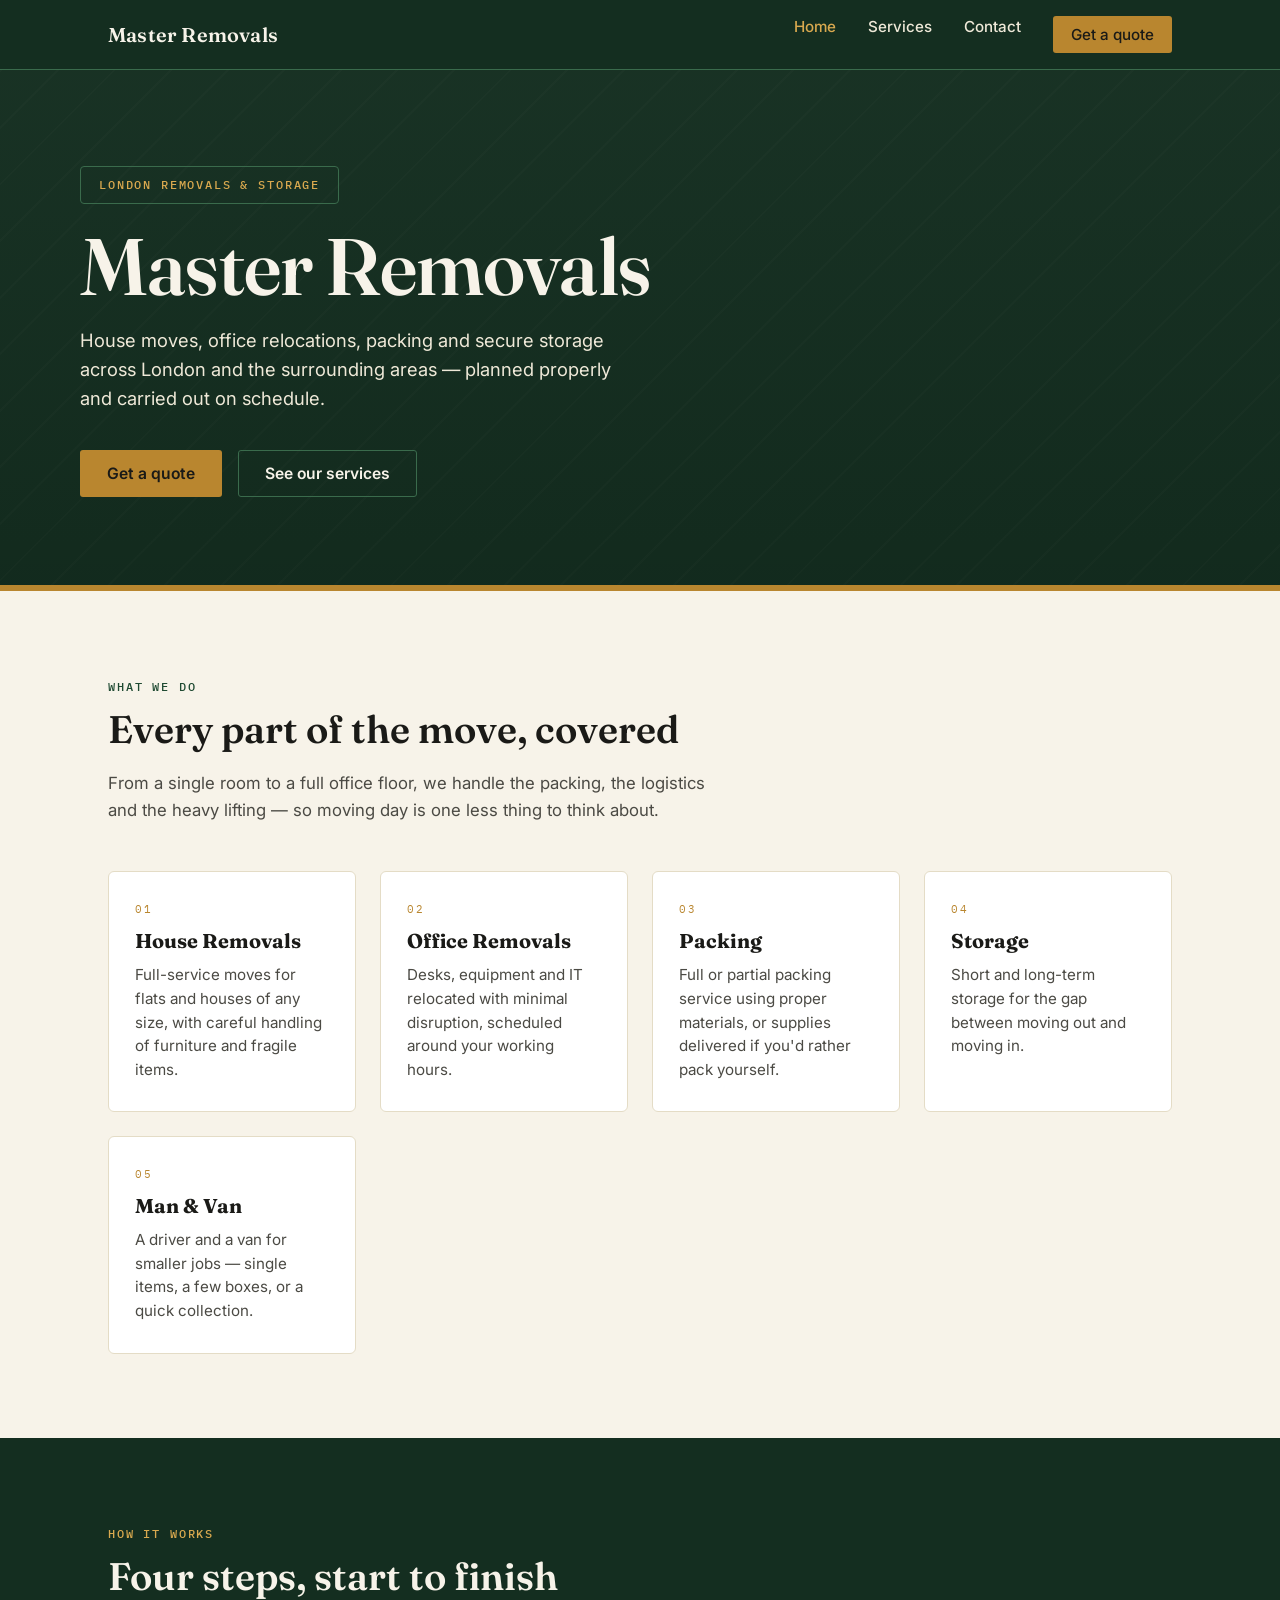
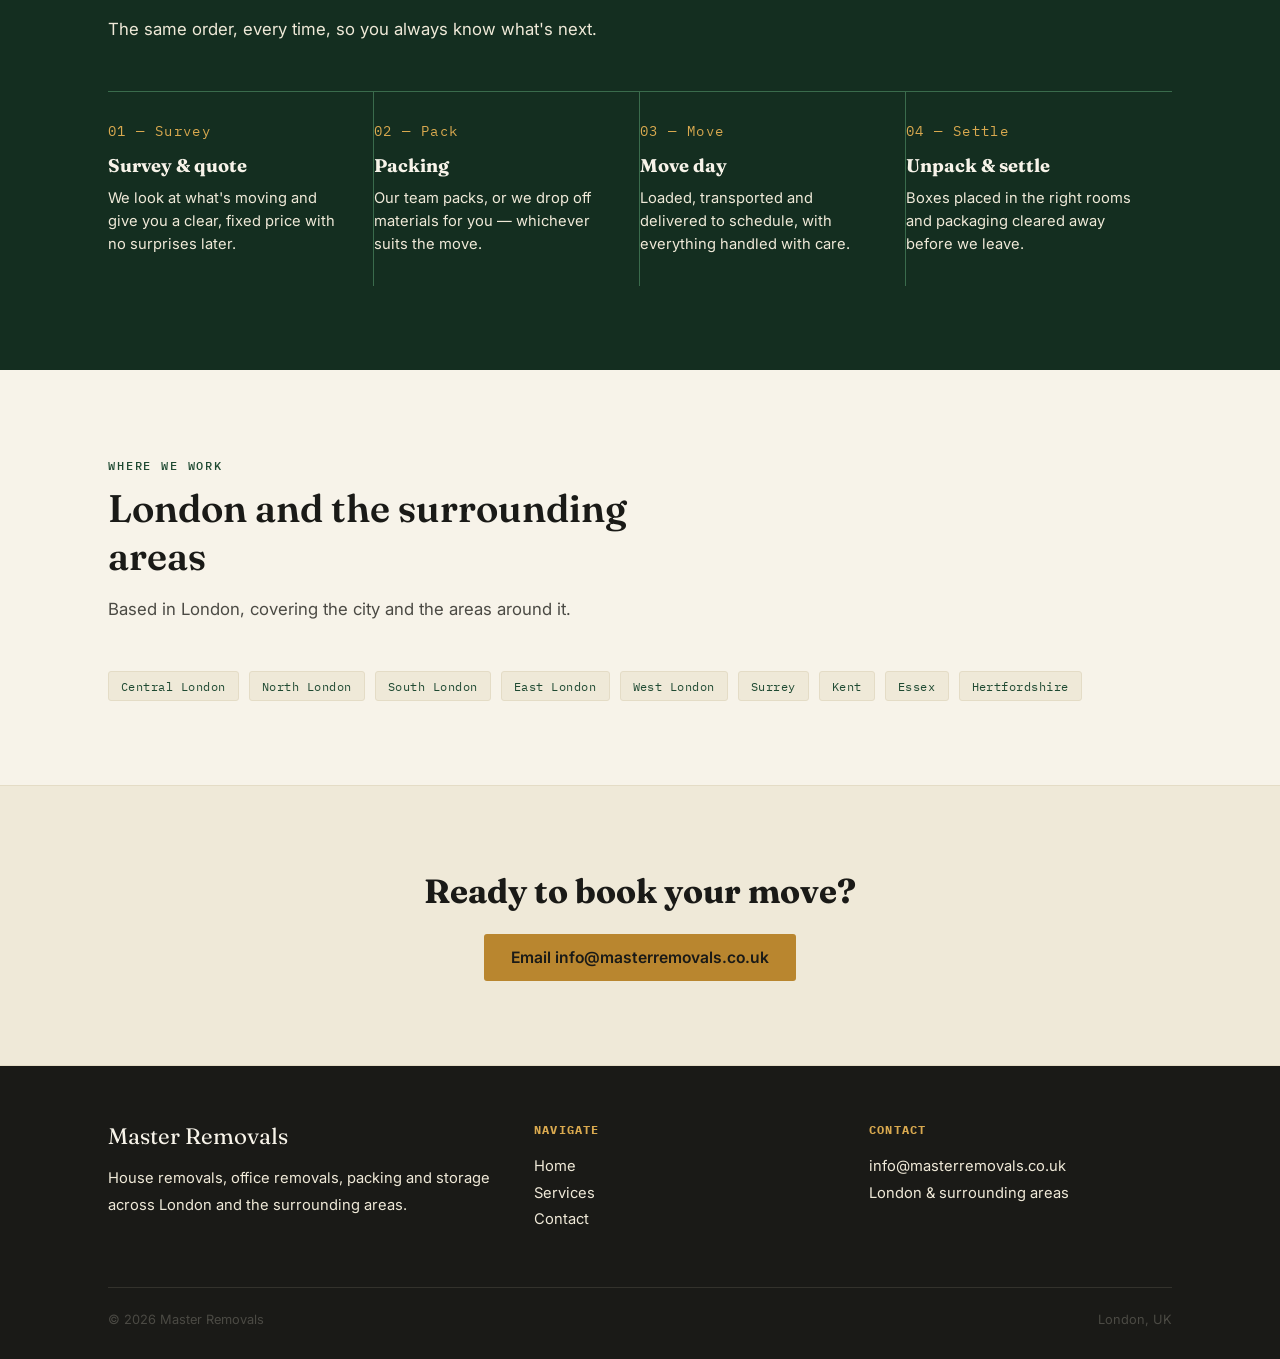
<file: index.html>
<!DOCTYPE html>
<html lang="en">
<head>
<meta charset="UTF-8">
<meta name="viewport" content="width=device-width, initial-scale=1.0">
<title>Master Removals — London Removals &amp; Storage</title>
<meta name="description" content="Master Removals: house removals, office removals, packing, storage and man-and-van across London and the surrounding areas.">
<link rel="preconnect" href="https://fonts.googleapis.com">
<link rel="preconnect" href="https://fonts.gstatic.com" crossorigin>
<link href="https://fonts.googleapis.com/css2?family=Fraunces:wght@500;600;700&family=Inter:wght@400;500;600&family=IBM+Plex+Mono:wght@500&display=swap" rel="stylesheet">
<link rel="stylesheet" href="styles.css">
</head>
<body>

<header class="site-header">
  <nav class="nav">
    <a href="index.html" class="nav-mark">Master Removals</a>
    <ul class="nav-links">
      <li><a href="index.html" class="active">Home</a></li>
      <li><a href="services.html">Services</a></li>
      <li><a href="contact.html">Contact</a></li>
      <li><a href="mailto:info@masterremovals.co.uk" class="nav-cta">Get a quote</a></li>
    </ul>
    <button class="nav-toggle" aria-label="Toggle menu">☰</button>
  </nav>
</header>

<section class="hero-plane">
  <div class="hero-inner">
    <div class="wordmark-panel">
      <span class="eyebrow eyebrow--on-green">London Removals &amp; Storage</span>
    </div>
    <h1 class="hero-title">Master Removals</h1>
    <p class="hero-sub">House moves, office relocations, packing and secure storage across London and the surrounding areas — planned properly and carried out on schedule.</p>
    <div class="hero-ctas">
      <a href="mailto:info@masterremovals.co.uk" class="btn btn--gold">Get a quote</a>
      <a href="services.html" class="btn btn--outline">See our services</a>
    </div>
  </div>
</section>

<section>
  <div class="wrap">
    <div class="section-head">
      <span class="eyebrow eyebrow--on-cream">What we do</span>
      <h2>Every part of the move, covered</h2>
      <p>From a single room to a full office floor, we handle the packing, the logistics and the heavy lifting — so moving day is one less thing to think about.</p>
    </div>
    <div class="card-grid">
      <div class="card">
        <span class="tag">01</span>
        <h3>House Removals</h3>
        <p>Full-service moves for flats and houses of any size, with careful handling of furniture and fragile items.</p>
      </div>
      <div class="card">
        <span class="tag">02</span>
        <h3>Office Removals</h3>
        <p>Desks, equipment and IT relocated with minimal disruption, scheduled around your working hours.</p>
      </div>
      <div class="card">
        <span class="tag">03</span>
        <h3>Packing</h3>
        <p>Full or partial packing service using proper materials, or supplies delivered if you'd rather pack yourself.</p>
      </div>
      <div class="card">
        <span class="tag">04</span>
        <h3>Storage</h3>
        <p>Short and long-term storage for the gap between moving out and moving in.</p>
      </div>
      <div class="card">
        <span class="tag">05</span>
        <h3>Man &amp; Van</h3>
        <p>A driver and a van for smaller jobs — single items, a few boxes, or a quick collection.</p>
      </div>
    </div>
  </div>
</section>

<section class="process">
  <div class="wrap">
    <div class="section-head">
      <span class="eyebrow eyebrow--on-green">How it works</span>
      <h2>Four steps, start to finish</h2>
      <p>The same order, every time, so you always know what's next.</p>
    </div>
    <div class="timeline">
      <div class="step">
        <span class="num">01 — Survey</span>
        <h3>Survey &amp; quote</h3>
        <p>We look at what's moving and give you a clear, fixed price with no surprises later.</p>
      </div>
      <div class="step">
        <span class="num">02 — Pack</span>
        <h3>Packing</h3>
        <p>Our team packs, or we drop off materials for you — whichever suits the move.</p>
      </div>
      <div class="step">
        <span class="num">03 — Move</span>
        <h3>Move day</h3>
        <p>Loaded, transported and delivered to schedule, with everything handled with care.</p>
      </div>
      <div class="step">
        <span class="num">04 — Settle</span>
        <h3>Unpack &amp; settle</h3>
        <p>Boxes placed in the right rooms and packaging cleared away before we leave.</p>
      </div>
    </div>
  </div>
</section>

<section>
  <div class="wrap">
    <div class="section-head">
      <span class="eyebrow eyebrow--on-cream">Where we work</span>
      <h2>London and the surrounding areas</h2>
      <p>Based in London, covering the city and the areas around it.</p>
    </div>
    <div class="area-list">
      <span>Central London</span>
      <span>North London</span>
      <span>South London</span>
      <span>East London</span>
      <span>West London</span>
      <span>Surrey</span>
      <span>Kent</span>
      <span>Essex</span>
      <span>Hertfordshire</span>
    </div>
  </div>
</section>

<section class="cta-banner">
  <div class="wrap">
    <h2>Ready to book your move?</h2>
    <a href="mailto:info@masterremovals.co.uk" class="btn btn--gold">Email info@masterremovals.co.uk</a>
  </div>
</section>

<footer>
  <div class="wrap">
    <div class="footer-grid">
      <div>
        <div class="footer-mark">Master Removals</div>
        <p>House removals, office removals, packing and storage across London and the surrounding areas.</p>
      </div>
      <div>
        <h4>Navigate</h4>
        <p><a href="index.html">Home</a><br><a href="services.html">Services</a><br><a href="contact.html">Contact</a></p>
      </div>
      <div>
        <h4>Contact</h4>
        <p><a href="mailto:info@masterremovals.co.uk">info@masterremovals.co.uk</a><br>London &amp; surrounding areas</p>
      </div>
    </div>
    <div class="footer-bottom">
      <span>© 2026 Master Removals</span>
      <span>London, UK</span>
    </div>
  </div>
</footer>

<script src="script.js"></script>
</body>
</html>
</file>
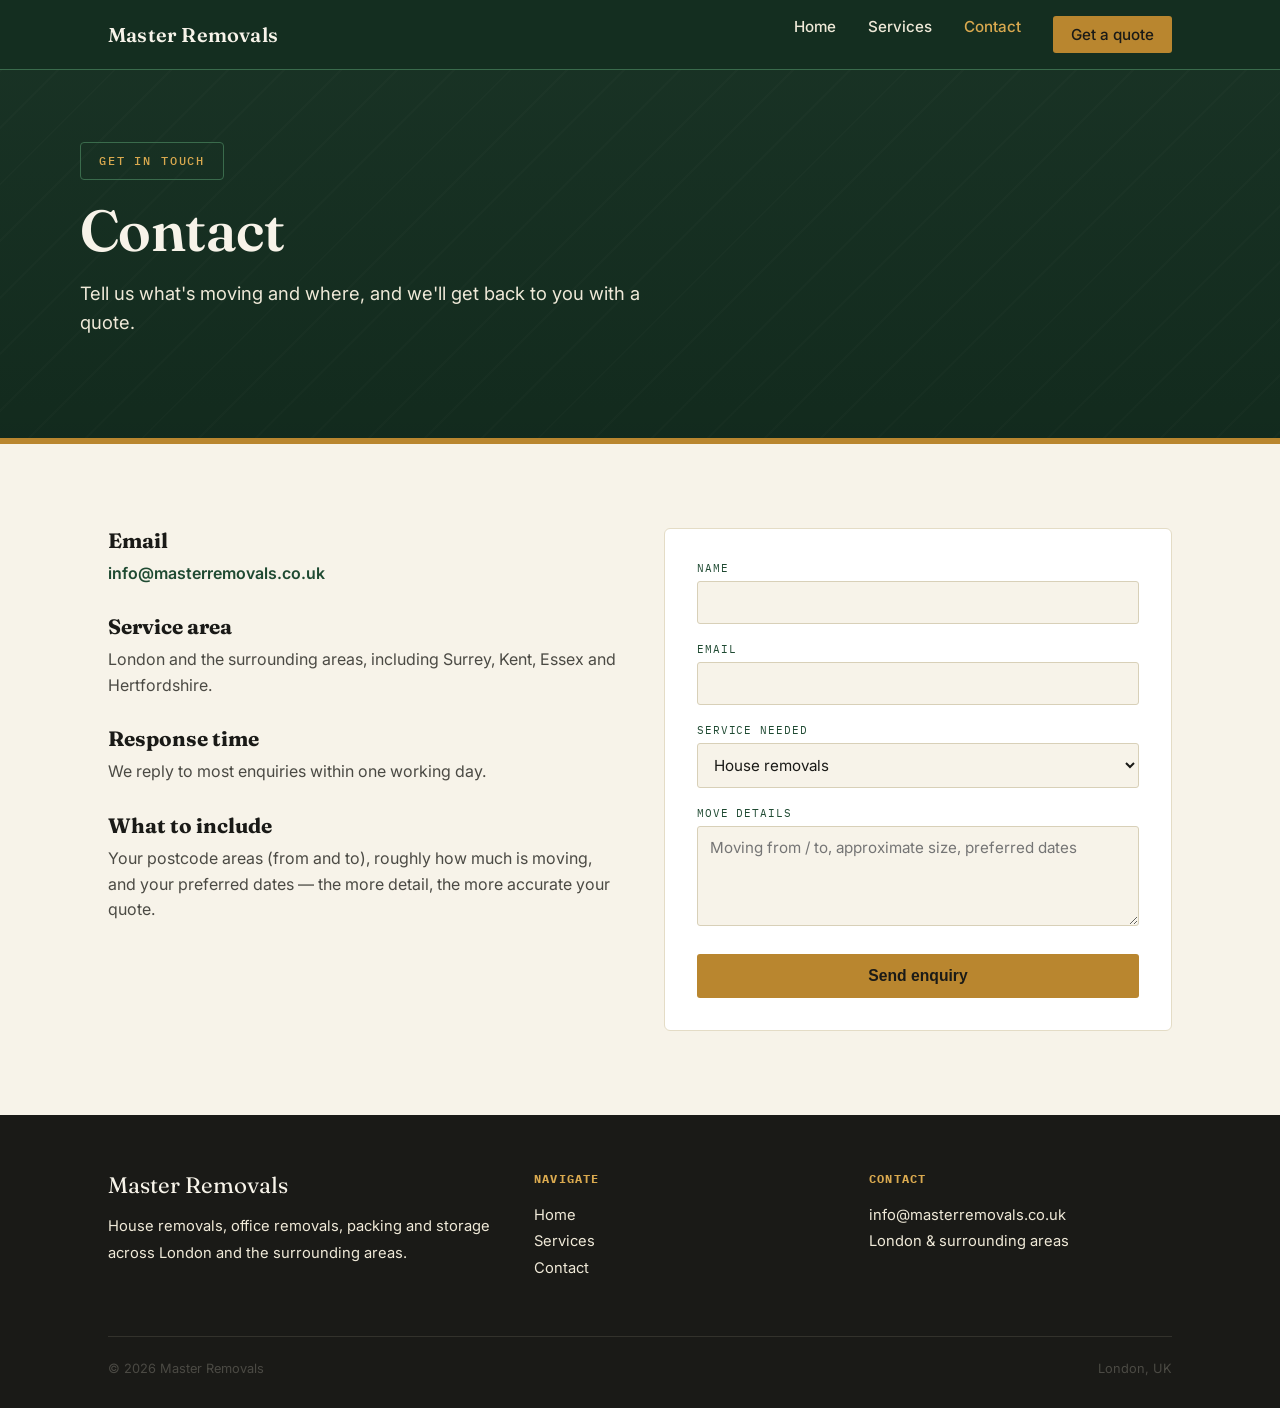
<file: contact.html>
<!DOCTYPE html>
<html lang="en">
<head>
<meta charset="UTF-8">
<meta name="viewport" content="width=device-width, initial-scale=1.0">
<title>Contact — Master Removals</title>
<meta name="description" content="Get in touch with Master Removals for a quote on your house removal, office removal, packing or storage needs.">
<link rel="preconnect" href="https://fonts.googleapis.com">
<link rel="preconnect" href="https://fonts.gstatic.com" crossorigin>
<link href="https://fonts.googleapis.com/css2?family=Fraunces:wght@500;600;700&family=Inter:wght@400;500;600&family=IBM+Plex+Mono:wght@500&display=swap" rel="stylesheet">
<link rel="stylesheet" href="styles.css">
</head>
<body>

<header class="site-header">
  <nav class="nav">
    <a href="index.html" class="nav-mark">Master Removals</a>
    <ul class="nav-links">
      <li><a href="index.html">Home</a></li>
      <li><a href="services.html">Services</a></li>
      <li><a href="contact.html" class="active">Contact</a></li>
      <li><a href="mailto:info@masterremovals.co.uk" class="nav-cta">Get a quote</a></li>
    </ul>
    <button class="nav-toggle" aria-label="Toggle menu">☰</button>
  </nav>
</header>

<section class="hero-plane" style="padding: 72px 28px 64px;">
  <div class="hero-inner">
    <div class="wordmark-panel">
      <span class="eyebrow eyebrow--on-green">Get in touch</span>
    </div>
    <h1 class="hero-title" style="font-size: clamp(2.2rem, 5.5vw, 3.6rem);">Contact</h1>
    <p class="hero-sub">Tell us what's moving and where, and we'll get back to you with a quote.</p>
  </div>
</section>

<section>
  <div class="wrap contact-grid">
    <div class="contact-info">
      <h3>Email</h3>
      <p><a href="mailto:info@masterremovals.co.uk">info@masterremovals.co.uk</a></p>

      <h3>Service area</h3>
      <p>London and the surrounding areas, including Surrey, Kent, Essex and Hertfordshire.</p>

      <h3>Response time</h3>
      <p>We reply to most enquiries within one working day.</p>

      <h3>What to include</h3>
      <p>Your postcode areas (from and to), roughly how much is moving, and your preferred dates — the more detail, the more accurate your quote.</p>
    </div>

    <form class="form-panel" action="mailto:info@masterremovals.co.uk" method="post" enctype="text/plain">
      <label for="name">Name</label>
      <input type="text" id="name" name="Name" required>

      <label for="email">Email</label>
      <input type="email" id="email" name="Email" required>

      <label for="service">Service needed</label>
      <select id="service" name="Service">
        <option>House removals</option>
        <option>Office removals</option>
        <option>Packing</option>
        <option>Storage</option>
        <option>Man &amp; van</option>
      </select>

      <label for="details">Move details</label>
      <textarea id="details" name="Details" placeholder="Moving from / to, approximate size, preferred dates" required></textarea>

      <button type="submit" class="btn btn--gold">Send enquiry</button>
    </form>
  </div>
</section>

<footer>
  <div class="wrap">
    <div class="footer-grid">
      <div>
        <div class="footer-mark">Master Removals</div>
        <p>House removals, office removals, packing and storage across London and the surrounding areas.</p>
      </div>
      <div>
        <h4>Navigate</h4>
        <p><a href="index.html">Home</a><br><a href="services.html">Services</a><br><a href="contact.html">Contact</a></p>
      </div>
      <div>
        <h4>Contact</h4>
        <p><a href="mailto:info@masterremovals.co.uk">info@masterremovals.co.uk</a><br>London &amp; surrounding areas</p>
      </div>
    </div>
    <div class="footer-bottom">
      <span>© 2026 Master Removals</span>
      <span>London, UK</span>
    </div>
  </div>
</footer>

<script src="script.js"></script>
</body>
</html>
</file>
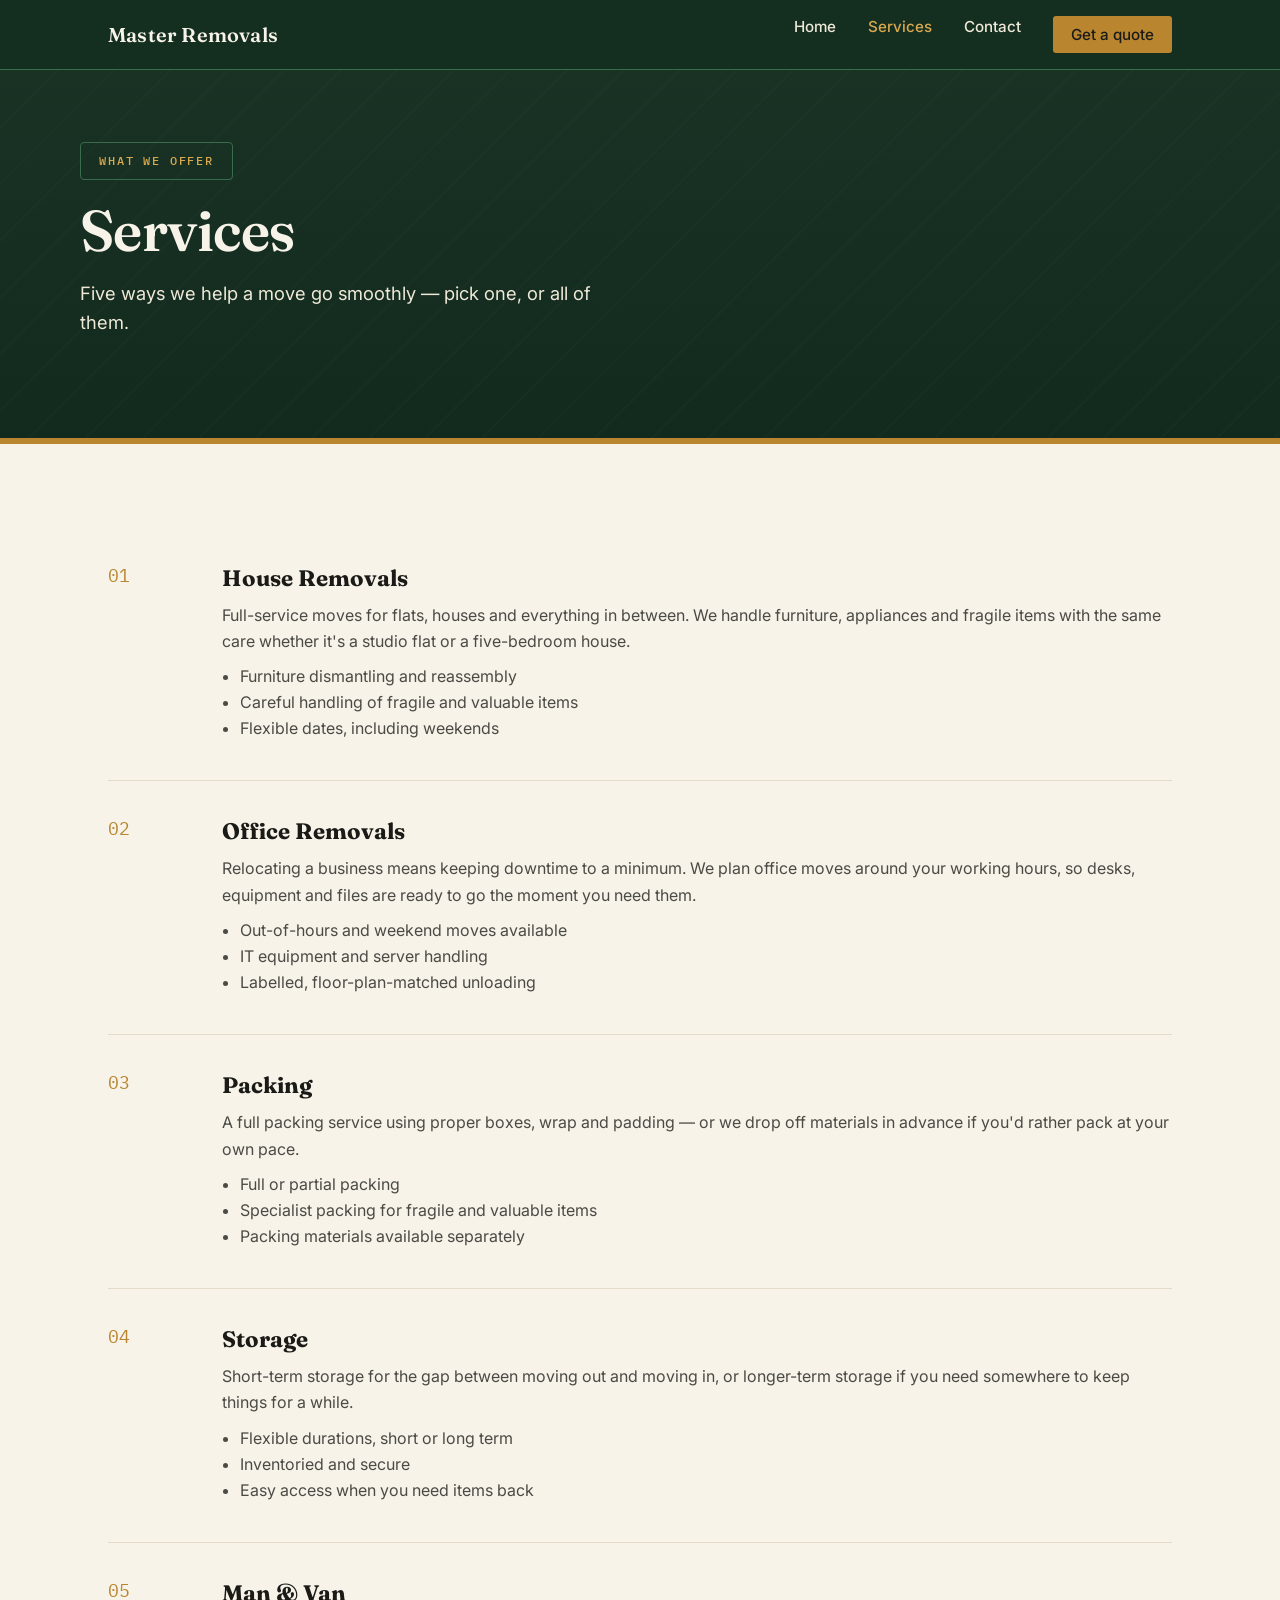
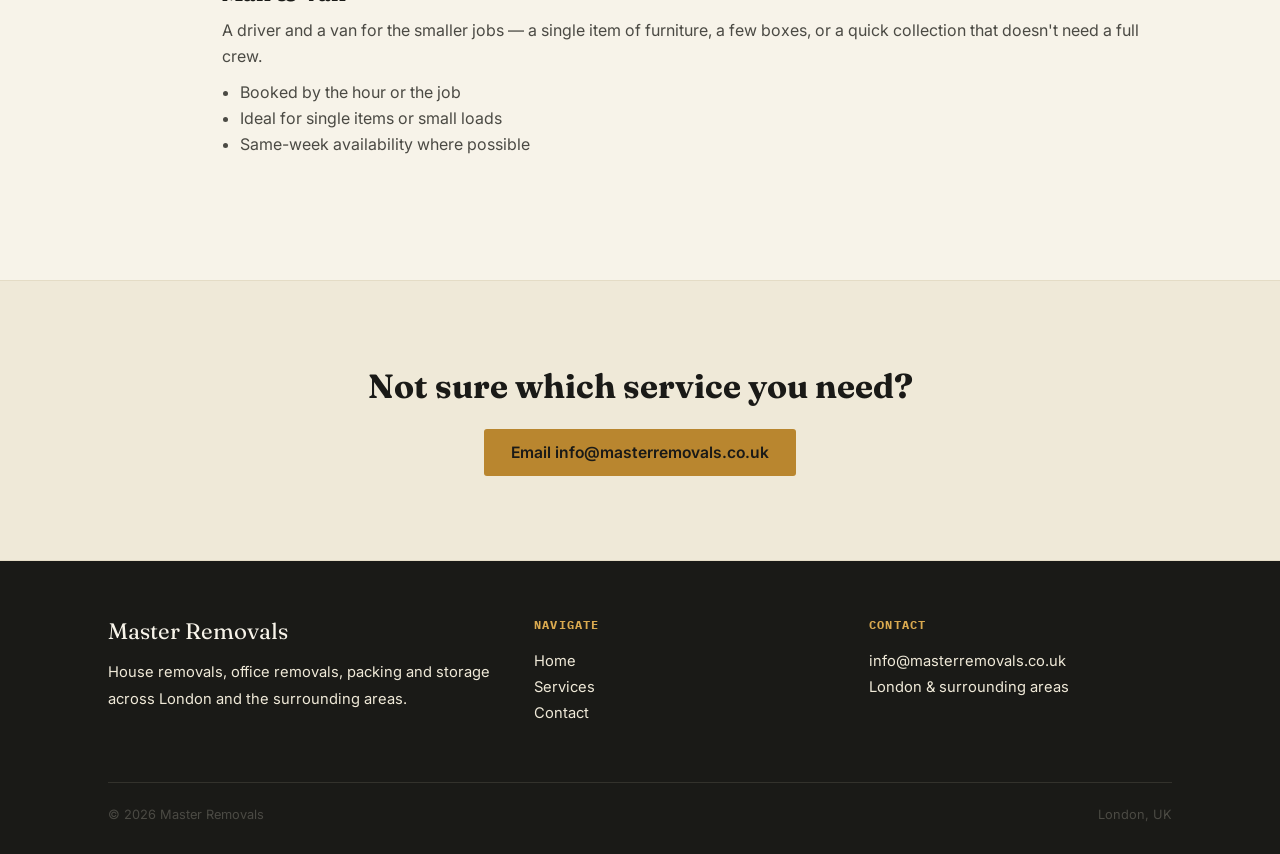
<file: services.html>
<!DOCTYPE html>
<html lang="en">
<head>
<meta charset="UTF-8">
<meta name="viewport" content="width=device-width, initial-scale=1.0">
<title>Services — Master Removals</title>
<meta name="description" content="House removals, office removals, packing, storage and man-and-van services from Master Removals in London.">
<link rel="preconnect" href="https://fonts.googleapis.com">
<link rel="preconnect" href="https://fonts.gstatic.com" crossorigin>
<link href="https://fonts.googleapis.com/css2?family=Fraunces:wght@500;600;700&family=Inter:wght@400;500;600&family=IBM+Plex+Mono:wght@500&display=swap" rel="stylesheet">
<link rel="stylesheet" href="styles.css">
</head>
<body>

<header class="site-header">
  <nav class="nav">
    <a href="index.html" class="nav-mark">Master Removals</a>
    <ul class="nav-links">
      <li><a href="index.html">Home</a></li>
      <li><a href="services.html" class="active">Services</a></li>
      <li><a href="contact.html">Contact</a></li>
      <li><a href="mailto:info@masterremovals.co.uk" class="nav-cta">Get a quote</a></li>
    </ul>
    <button class="nav-toggle" aria-label="Toggle menu">☰</button>
  </nav>
</header>

<section class="hero-plane" style="padding: 72px 28px 64px;">
  <div class="hero-inner">
    <div class="wordmark-panel">
      <span class="eyebrow eyebrow--on-green">What we offer</span>
    </div>
    <h1 class="hero-title" style="font-size: clamp(2.2rem, 5.5vw, 3.6rem);">Services</h1>
    <p class="hero-sub">Five ways we help a move go smoothly — pick one, or all of them.</p>
  </div>
</section>

<section>
  <div class="wrap">
    <div class="service-detail">
      <span class="num">01</span>
      <div>
        <h3>House Removals</h3>
        <p>Full-service moves for flats, houses and everything in between. We handle furniture, appliances and fragile items with the same care whether it's a studio flat or a five-bedroom house.</p>
        <ul>
          <li>Furniture dismantling and reassembly</li>
          <li>Careful handling of fragile and valuable items</li>
          <li>Flexible dates, including weekends</li>
        </ul>
      </div>
    </div>
    <div class="service-detail">
      <span class="num">02</span>
      <div>
        <h3>Office Removals</h3>
        <p>Relocating a business means keeping downtime to a minimum. We plan office moves around your working hours, so desks, equipment and files are ready to go the moment you need them.</p>
        <ul>
          <li>Out-of-hours and weekend moves available</li>
          <li>IT equipment and server handling</li>
          <li>Labelled, floor-plan-matched unloading</li>
        </ul>
      </div>
    </div>
    <div class="service-detail">
      <span class="num">03</span>
      <div>
        <h3>Packing</h3>
        <p>A full packing service using proper boxes, wrap and padding — or we drop off materials in advance if you'd rather pack at your own pace.</p>
        <ul>
          <li>Full or partial packing</li>
          <li>Specialist packing for fragile and valuable items</li>
          <li>Packing materials available separately</li>
        </ul>
      </div>
    </div>
    <div class="service-detail">
      <span class="num">04</span>
      <div>
        <h3>Storage</h3>
        <p>Short-term storage for the gap between moving out and moving in, or longer-term storage if you need somewhere to keep things for a while.</p>
        <ul>
          <li>Flexible durations, short or long term</li>
          <li>Inventoried and secure</li>
          <li>Easy access when you need items back</li>
        </ul>
      </div>
    </div>
    <div class="service-detail">
      <span class="num">05</span>
      <div>
        <h3>Man &amp; Van</h3>
        <p>A driver and a van for the smaller jobs — a single item of furniture, a few boxes, or a quick collection that doesn't need a full crew.</p>
        <ul>
          <li>Booked by the hour or the job</li>
          <li>Ideal for single items or small loads</li>
          <li>Same-week availability where possible</li>
        </ul>
      </div>
    </div>
  </div>
</section>

<section class="cta-banner">
  <div class="wrap">
    <h2>Not sure which service you need?</h2>
    <a href="mailto:info@masterremovals.co.uk" class="btn btn--gold">Email info@masterremovals.co.uk</a>
  </div>
</section>

<footer>
  <div class="wrap">
    <div class="footer-grid">
      <div>
        <div class="footer-mark">Master Removals</div>
        <p>House removals, office removals, packing and storage across London and the surrounding areas.</p>
      </div>
      <div>
        <h4>Navigate</h4>
        <p><a href="index.html">Home</a><br><a href="services.html">Services</a><br><a href="contact.html">Contact</a></p>
      </div>
      <div>
        <h4>Contact</h4>
        <p><a href="mailto:info@masterremovals.co.uk">info@masterremovals.co.uk</a><br>London &amp; surrounding areas</p>
      </div>
    </div>
    <div class="footer-bottom">
      <span>© 2026 Master Removals</span>
      <span>London, UK</span>
    </div>
  </div>
</footer>

<script src="script.js"></script>
</body>
</html>
</file>
<file: styles.css>
/* ============================================
   Master Removals — Design Tokens
   ============================================ */
:root {
  --green-deep: #142E20;
  --green-mid: #1F4A32;
  --green-line: #3A6B4C;
  --cream: #F7F3E9;
  --cream-dim: #EFE9D8;
  --charcoal: #1A1A17;
  --charcoal-soft: #4B4A44;
  --gold: #B9862F;
  --gold-soft: #D9A94F;
  --white: #FFFFFF;

  --font-display: 'Fraunces', serif;
  --font-body: 'Inter', sans-serif;
  --font-mono: 'IBM Plex Mono', monospace;

  --max-width: 1120px;
}

* { box-sizing: border-box; }

html { scroll-behavior: smooth; }

body {
  margin: 0;
  font-family: var(--font-body);
  color: var(--charcoal);
  background: var(--cream);
  -webkit-font-smoothing: antialiased;
}

img { max-width: 100%; display: block; }

a { color: inherit; }

.wrap {
  max-width: var(--max-width);
  margin: 0 auto;
  padding: 0 28px;
}

/* ---------- Header / Nav ---------- */
.site-header {
  position: sticky;
  top: 0;
  z-index: 50;
  background: var(--green-deep);
  border-bottom: 1px solid var(--green-line);
}

.nav {
  display: flex;
  align-items: center;
  justify-content: space-between;
  padding: 16px 28px;
  max-width: var(--max-width);
  margin: 0 auto;
}

.nav-mark {
  font-family: var(--font-display);
  font-weight: 600;
  font-size: 1.25rem;
  color: var(--cream);
  text-decoration: none;
  letter-spacing: 0.01em;
}

.nav-links {
  display: flex;
  gap: 32px;
  list-style: none;
  margin: 0;
  padding: 0;
}

.nav-links a {
  text-decoration: none;
  color: var(--cream-dim);
  font-size: 0.95rem;
  font-weight: 500;
  transition: color 0.15s ease;
}

.nav-links a:hover,
.nav-links a.active {
  color: var(--gold-soft);
}

.nav-cta {
  display: inline-block;
  background: var(--gold);
  color: var(--charcoal) !important;
  padding: 9px 18px;
  border-radius: 3px;
  font-weight: 600;
  font-size: 0.9rem;
  text-decoration: none;
  transition: background 0.15s ease;
}
.nav-cta:hover { background: var(--gold-soft); }

.nav-toggle {
  display: none;
  background: none;
  border: 1px solid var(--green-line);
  color: var(--cream);
  border-radius: 3px;
  padding: 8px 10px;
  font-size: 1rem;
  cursor: pointer;
}

@media (max-width: 780px) {
  .nav-links { display: none; gap: 20px; }
  .nav-links.open {
    display: flex;
    flex-direction: column;
    position: absolute;
    top: 64px;
    left: 0;
    right: 0;
    background: var(--green-deep);
    padding: 20px 28px 28px;
    border-bottom: 1px solid var(--green-line);
  }
  .nav-toggle { display: inline-block; }
}

/* ---------- Eyebrow / Labels (crate-tag styling) ---------- */
.eyebrow {
  font-family: var(--font-mono);
  text-transform: uppercase;
  letter-spacing: 0.16em;
  font-size: 0.72rem;
  font-weight: 500;
}

.eyebrow--on-green { color: var(--gold-soft); }
.eyebrow--on-cream { color: var(--green-mid); }

/* ---------- Hero: the green signage plane ---------- */
.hero-plane {
  background: var(--green-deep);
  background-image:
    linear-gradient(180deg, rgba(255,255,255,0.02), rgba(0,0,0,0.08)),
    repeating-linear-gradient(135deg, rgba(255,255,255,0.015) 0px, rgba(255,255,255,0.015) 2px, transparent 2px, transparent 40px);
  color: var(--cream);
  padding: 96px 28px 88px;
  position: relative;
  overflow: hidden;
  border-bottom: 6px solid var(--gold);
}

.hero-inner {
  max-width: var(--max-width);
  margin: 0 auto;
  position: relative;
  z-index: 2;
}

.wordmark-panel {
  display: inline-block;
  border: 1px solid var(--green-line);
  padding: 6px 18px 10px;
  border-radius: 4px;
  margin-bottom: 22px;
}

.hero-title {
  font-family: var(--font-display);
  font-weight: 600;
  font-size: clamp(2.8rem, 7vw, 5rem);
  margin: 0 0 18px;
  letter-spacing: -0.01em;
  line-height: 1.02;
}

.hero-sub {
  font-size: 1.15rem;
  max-width: 560px;
  color: var(--cream-dim);
  line-height: 1.6;
  margin: 0 0 36px;
}

.hero-ctas {
  display: flex;
  gap: 16px;
  flex-wrap: wrap;
}

.btn {
  display: inline-block;
  padding: 13px 26px;
  border-radius: 3px;
  font-weight: 600;
  font-size: 0.98rem;
  text-decoration: none;
  border: 1px solid transparent;
  transition: transform 0.12s ease, background 0.15s ease;
}

.btn:hover { transform: translateY(-1px); }

.btn--gold {
  background: var(--gold);
  color: var(--charcoal);
}
.btn--gold:hover { background: var(--gold-soft); }

.btn--outline {
  border-color: var(--green-line);
  color: var(--cream);
}
.btn--outline:hover { border-color: var(--gold-soft); color: var(--gold-soft); }

.btn--outline-dark {
  border-color: var(--charcoal-soft);
  color: var(--charcoal);
}
.btn--outline-dark:hover { border-color: var(--green-mid); color: var(--green-mid); }

/* ---------- Sections ---------- */
section { padding: 84px 0; }

.section-head {
  max-width: 620px;
  margin-bottom: 48px;
}

.section-head h2 {
  font-family: var(--font-display);
  font-size: clamp(1.8rem, 3.2vw, 2.4rem);
  margin: 10px 0 14px;
  font-weight: 600;
}

.section-head p { color: var(--charcoal-soft); font-size: 1.05rem; line-height: 1.6; }

/* ---------- Service cards ---------- */
.card-grid {
  display: grid;
  grid-template-columns: repeat(auto-fit, minmax(240px, 1fr));
  gap: 24px;
}

.card {
  background: var(--white);
  border: 1px solid #E4DCC6;
  border-radius: 6px;
  padding: 30px 26px;
  transition: border-color 0.15s ease, transform 0.15s ease;
}
.card:hover { border-color: var(--gold); transform: translateY(-2px); }

.card .tag {
  font-family: var(--font-mono);
  font-size: 0.68rem;
  letter-spacing: 0.14em;
  text-transform: uppercase;
  color: var(--gold);
  display: block;
  margin-bottom: 12px;
}

.card h3 {
  font-family: var(--font-display);
  font-size: 1.25rem;
  margin: 0 0 10px;
}

.card p { color: var(--charcoal-soft); font-size: 0.95rem; line-height: 1.55; margin: 0; }

/* ---------- Process timeline (real sequence) ---------- */
.process {
  background: var(--green-deep);
  color: var(--cream);
}

.process .section-head p { color: var(--cream-dim); }
.process .section-head h2 { color: var(--cream); }

.timeline {
  display: grid;
  grid-template-columns: repeat(auto-fit, minmax(220px, 1fr));
  gap: 0;
  border-top: 1px solid var(--green-line);
}

.step {
  padding: 30px 26px 30px 0;
  border-right: 1px solid var(--green-line);
  position: relative;
}
.step:last-child { border-right: none; }

.step .num {
  font-family: var(--font-mono);
  color: var(--gold-soft);
  font-size: 0.85rem;
  letter-spacing: 0.1em;
  display: block;
  margin-bottom: 14px;
}

.step h3 {
  font-family: var(--font-display);
  font-size: 1.15rem;
  margin: 0 0 10px;
}

.step p { color: var(--cream-dim); font-size: 0.92rem; line-height: 1.55; margin: 0; }

@media (max-width: 780px) {
  .step { border-right: none; border-bottom: 1px solid var(--green-line); padding: 26px 0; }
}

/* ---------- Service area ---------- */
.area-list {
  display: flex;
  flex-wrap: wrap;
  gap: 10px;
  margin-top: 20px;
}

.area-list span {
  font-family: var(--font-mono);
  font-size: 0.78rem;
  letter-spacing: 0.04em;
  background: var(--cream-dim);
  border: 1px solid #E4DCC6;
  padding: 6px 12px;
  border-radius: 3px;
  color: var(--green-mid);
}

/* ---------- CTA banner ---------- */
.cta-banner {
  background: var(--cream-dim);
  border-top: 1px solid #E4DCC6;
  border-bottom: 1px solid #E4DCC6;
  text-align: center;
}

.cta-banner h2 {
  font-family: var(--font-display);
  font-size: clamp(1.6rem, 3vw, 2.1rem);
  margin: 0 0 22px;
}

/* ---------- Footer ---------- */
footer {
  background: var(--charcoal);
  color: var(--cream-dim);
  padding: 56px 0 32px;
}

.footer-grid {
  display: grid;
  grid-template-columns: 1.3fr 1fr 1fr;
  gap: 32px;
  margin-bottom: 40px;
}

.footer-grid h4 {
  font-family: var(--font-mono);
  text-transform: uppercase;
  letter-spacing: 0.1em;
  font-size: 0.75rem;
  color: var(--gold-soft);
  margin: 0 0 16px;
}

.footer-grid p, .footer-grid a {
  font-size: 0.92rem;
  color: var(--cream-dim);
  text-decoration: none;
  line-height: 1.8;
}
.footer-grid a:hover { color: var(--gold-soft); }

.footer-mark {
  font-family: var(--font-display);
  font-size: 1.4rem;
  color: var(--cream);
  margin-bottom: 10px;
}

.footer-bottom {
  border-top: 1px solid #33322C;
  padding-top: 24px;
  font-size: 0.8rem;
  color: var(--charcoal-soft);
  display: flex;
  justify-content: space-between;
  flex-wrap: wrap;
  gap: 10px;
}

@media (max-width: 780px) {
  .footer-grid { grid-template-columns: 1fr; }
}

/* ---------- Services page specifics ---------- */
.service-detail {
  display: grid;
  grid-template-columns: 90px 1fr;
  gap: 24px;
  padding: 36px 0;
  border-bottom: 1px solid #E4DCC6;
}
.service-detail:last-child { border-bottom: none; }

.service-detail .num {
  font-family: var(--font-mono);
  color: var(--gold);
  font-size: 1.1rem;
}

.service-detail h3 {
  font-family: var(--font-display);
  font-size: 1.4rem;
  margin: 0 0 10px;
}

.service-detail p { color: var(--charcoal-soft); line-height: 1.65; margin: 0 0 8px; }

.service-detail ul {
  margin: 12px 0 0;
  padding-left: 18px;
  color: var(--charcoal-soft);
}
.service-detail ul li { margin-bottom: 6px; }

@media (max-width: 600px) {
  .service-detail { grid-template-columns: 1fr; }
}

/* ---------- Contact page ---------- */
.contact-grid {
  display: grid;
  grid-template-columns: 1fr 1fr;
  gap: 48px;
}

.contact-info h3 {
  font-family: var(--font-display);
  font-size: 1.3rem;
  margin: 28px 0 8px;
}
.contact-info h3:first-child { margin-top: 0; }
.contact-info p { color: var(--charcoal-soft); line-height: 1.6; margin: 0; }
.contact-info a { color: var(--green-mid); font-weight: 600; text-decoration: none; }
.contact-info a:hover { color: var(--gold); }

.form-panel {
  background: var(--white);
  border: 1px solid #E4DCC6;
  border-radius: 6px;
  padding: 32px;
}

.form-panel label {
  display: block;
  font-family: var(--font-mono);
  text-transform: uppercase;
  letter-spacing: 0.08em;
  font-size: 0.7rem;
  color: var(--green-mid);
  margin: 18px 0 6px;
}
.form-panel label:first-child { margin-top: 0; }

.form-panel input,
.form-panel select,
.form-panel textarea {
  width: 100%;
  font-family: var(--font-body);
  font-size: 0.95rem;
  padding: 11px 12px;
  border: 1px solid #D8D0B8;
  border-radius: 3px;
  background: var(--cream);
  color: var(--charcoal);
}
.form-panel textarea { resize: vertical; min-height: 100px; }

.form-panel .btn { margin-top: 24px; width: 100%; text-align: center; border: none; cursor: pointer; }

@media (max-width: 780px) {
  .contact-grid { grid-template-columns: 1fr; }
}
</file>
